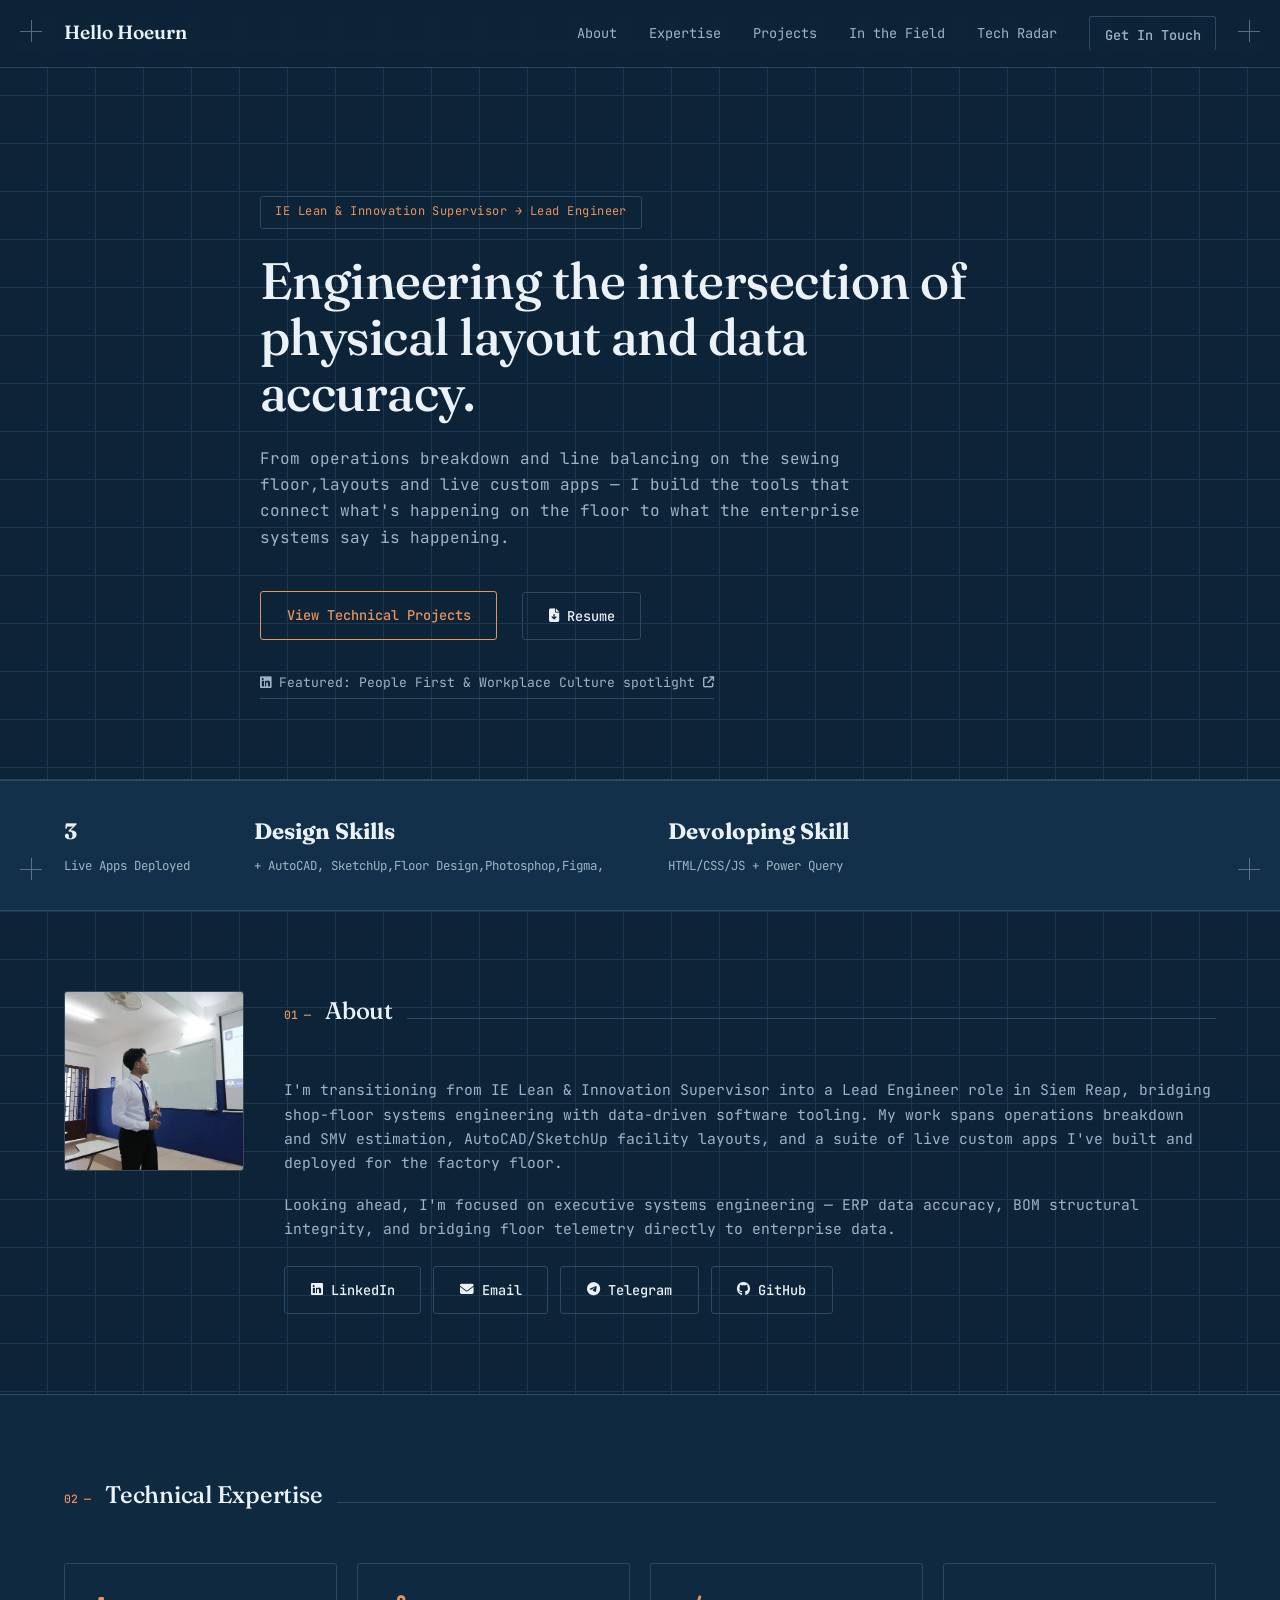
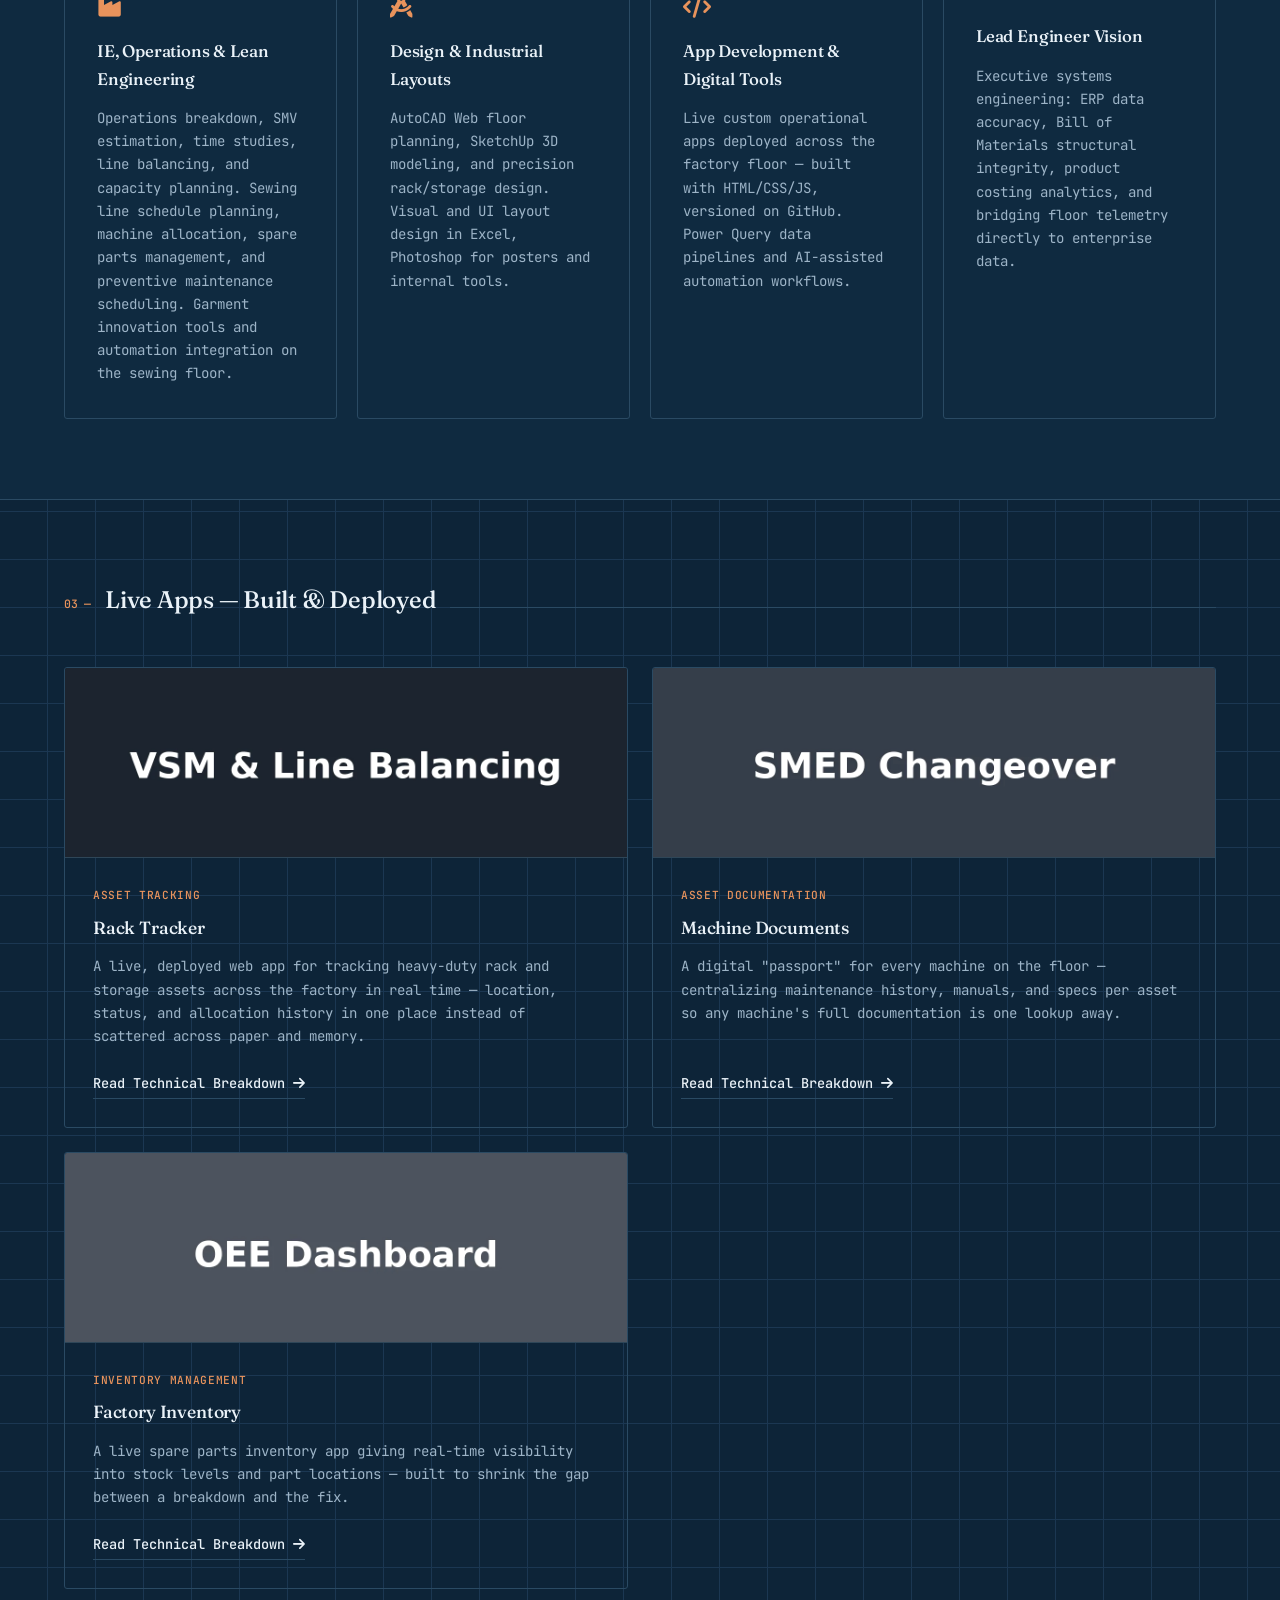
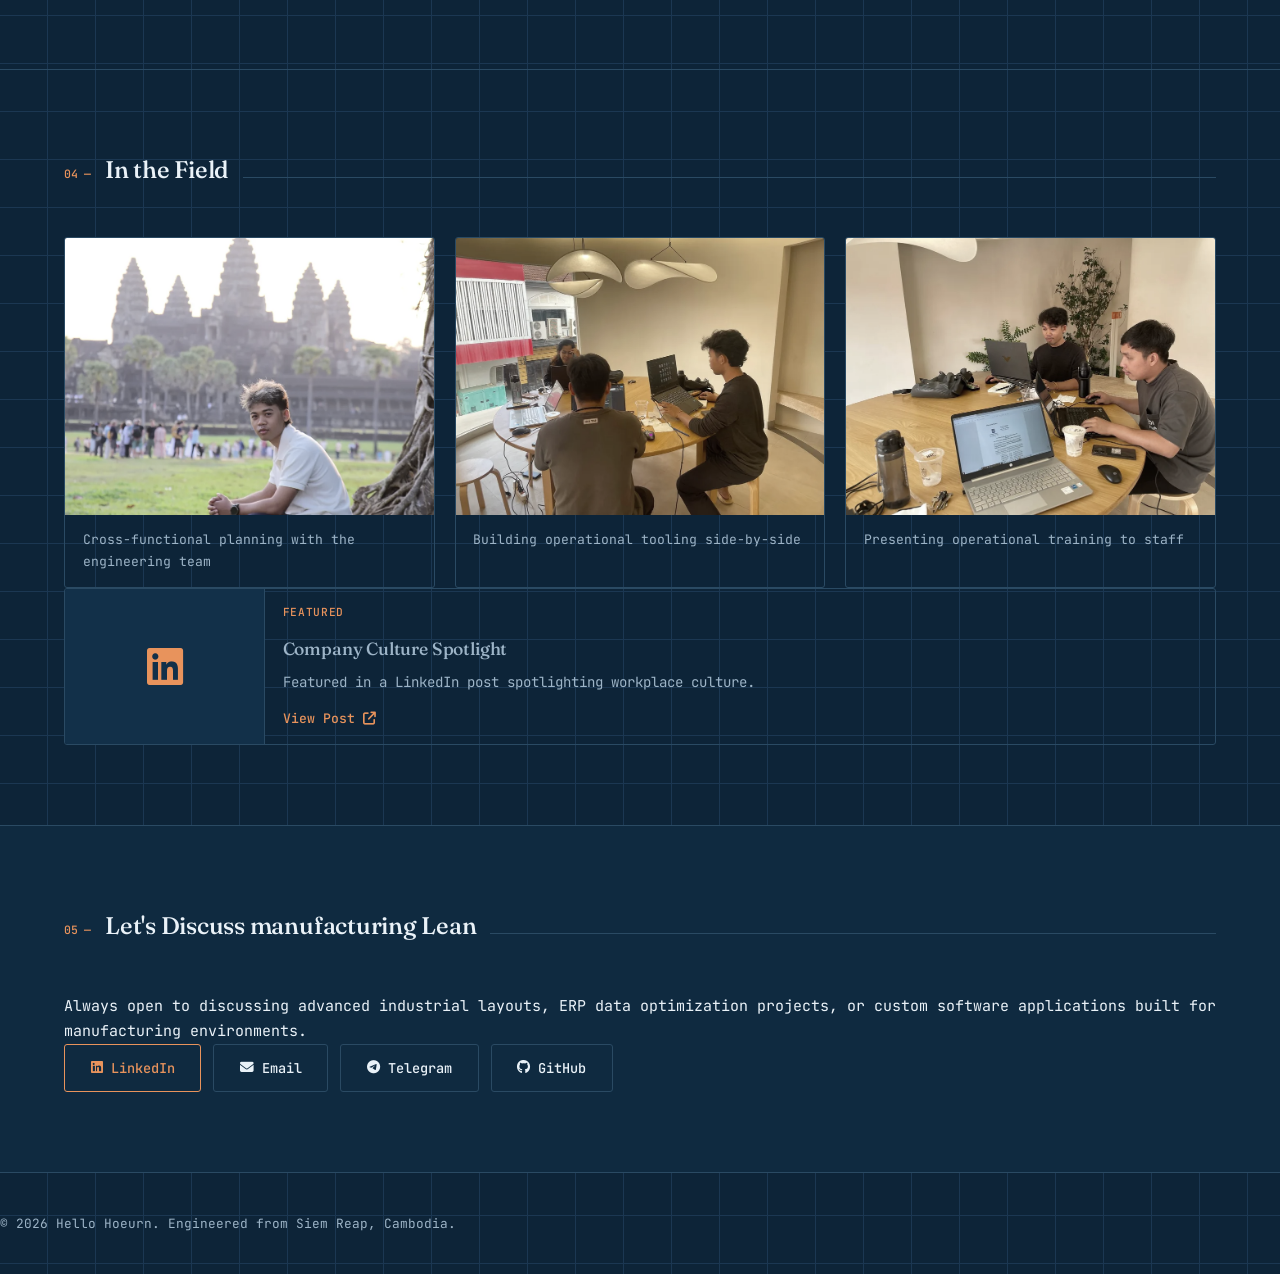
<file: index.html>
<!DOCTYPE html>
<html lang="en">
<head>
    <meta charset="UTF-8">
    <meta name="viewport" content="width=device-width, initial-scale=1.0">
    <title>Hello Hoeurn | Lead Engineer</title>
    <meta name="description" content="Lead Engineer specializing in IE/Lean engineering, AutoCAD industrial layouts, and live custom operational apps. Systems engineering meets full-stack development.">
    <link rel="canonical" href="https://hello-portfolio.hoeurnhello.workers.dev/">

    <!-- Open Graph / social preview -->
    <meta property="og:type" content="website">
    <meta property="og:url" content="https://hello-portfolio.hoeurnhello.workers.dev/">
    <meta property="og:title" content="Hello Hoeurn | Lead Engineer">
    <meta property="og:description" content="Engineering the intersection of physical layout and data accuracy — IE/Lean engineering, industrial layouts, and live custom apps.">
    <meta property="og:image" content="https://hello-portfolio.hoeurnhello.workers.dev/assets/og-image.jpg">
    <meta name="twitter:card" content="summary_large_image">

    <link rel="icon" href="assets/favicon.ico">
    <link rel="icon" type="image/png" sizes="32x32" href="assets/favicon-32x32.png">
    <link rel="apple-touch-icon" href="assets/apple-touch-icon.png">
    <link rel="preconnect" href="https://fonts.googleapis.com">
    <link rel="preconnect" href="https://fonts.gstatic.com" crossorigin>
    <link href="https://fonts.googleapis.com/css2?family=Fraunces:opsz,wght@9..144,400;9..144,500;9..144,600&family=JetBrains+Mono:wght@400;500;600&display=swap" rel="stylesheet">
    <link rel="stylesheet" href="styles.css">
    <link rel="stylesheet" href="https://cdnjs.cloudflare.com/ajax/libs/font-awesome/6.4.0/css/all.min.css">
</head>
<body>

    <div class="crosshair tl"></div>
    <div class="crosshair tr"></div>
    <div class="crosshair bl"></div>
    <div class="crosshair br"></div>

    <!-- Navigation -->
    <nav class="navbar">
        <div class="nav-container">
            <a href="#" class="logo">Hello Hoeurn</a>
            <ul class="nav-links" id="navLinks">
                <li><a href="#about">About</a></li>
                <li><a href="#expertise">Expertise</a></li>
                <li><a href="#projects">Projects</a></li>
                <li><a href="#field">In the Field</a></li>
                <li><a href="tools/garment-tech-radar.html">Tech Radar</a></li>
                <li><a href="#contact" class="btn-primary-sm">Get In Touch</a></li>
            </ul>
            <button class="menu-toggle" id="menuToggle" aria-label="Toggle navigation menu" aria-expanded="false" aria-controls="navLinks">
                <span></span><span></span><span></span>
            </button>
        </div>
    </nav>

    <!-- Hero Section -->
    <header class="hero">
        <div class="hero-container">
            <span class="badge">IE Lean &amp; Innovation Supervisor &rarr; Lead Engineer</span>
            <h1>Engineering the intersection of physical layout and data accuracy.</h1>
            <p class="hero-subtitle">From operations breakdown and line balancing on the sewing floor,layouts and live custom apps &mdash; I build the tools that connect what's happening on the floor to what the enterprise systems say is happening.</p>
            <div class="hero-cta">
                <a href="#projects" class="btn-primary">View Technical Projects</a>
                <a href="assets/Hoeun-Resume.pdf" class="btn-secondary" target="_blank" rel="noopener"><i class="fa-solid fa-file-arrow-down"></i> Resume</a>
            </div>
            <a href="https://www.linkedin.com/posts/pactics-group_pactics-peoplefirst-workplaceculture-activity-7432741362162257920-mAac" target="_blank" rel="noopener" class="highlight-badge">
                <i class="fa-brands fa-linkedin"></i> Featured: People First &amp; Workplace Culture spotlight <i class="fa-solid fa-arrow-up-right-from-square badge-icon"></i>
            </a>
        </div>
    </header>

    <!-- Metrics Ticker -->
    <section class="metrics-bar">
        <div class="metric-item"><strong>3</strong> <span>Live Apps Deployed</span></div>
        <div class="metric-item"><strong>Design Skills</strong> <span>+ AutoCAD, SketchUp,Floor Design,Photosphop,Figma,</span></div>
        <div class="metric-item"><strong>Devoloping Skill</strong> <span>HTML/CSS/JS + Power Query</span></div>
    </section>

    <!-- About -->
    <section id="about" class="section reveal">
        <div class="container about-grid">
            <div class="about-photo">
                <img src="assets/headshot.webp" alt="Portrait of Hello Hoeurn" width="234" height="234">
            </div>
            <div class="about-text">
                <h2 class="section-title">About</h2>
                <p>I'm transitioning from IE Lean &amp; Innovation Supervisor into a Lead Engineer role in Siem Reap, bridging shop-floor systems engineering with data-driven software tooling. My work spans operations breakdown and SMV estimation, AutoCAD/SketchUp facility layouts, and a suite of live custom apps I've built and deployed for the factory floor.</p>
                <p>Looking ahead, I'm focused on executive systems engineering &mdash; ERP data accuracy, BOM structural integrity, and bridging floor telemetry directly to enterprise data.</p>
                <div class="social-links about-social">
                    <a href="https://www.linkedin.com/in/hello-hoeurn-35181626a/" target="_blank" rel="noopener" class="btn-secondary"><i class="fa-brands fa-linkedin"></i> LinkedIn</a>
                    <a href="mailto:hoeurnhello@gmail.com" class="btn-secondary"><i class="fa-solid fa-envelope"></i> Email</a>
                    <a href="https://t.me/houernhello" target="_blank" rel="noopener" class="btn-secondary"><i class="fa-brands fa-telegram"></i> Telegram</a>
                    <a href="https://github.com/HelloHoeurn" target="_blank" rel="noopener" class="btn-secondary"><i class="fa-brands fa-github"></i> GitHub</a>
                </div>
            </div>
        </div>
    </section>

    <!-- Core Expertise -->
    <section id="expertise" class="section alt-bg reveal">
        <div class="container">
            <h2 class="section-title">Technical Expertise</h2>
            <div class="grid-4">
                <div class="card">
                    <i class="fa-solid fa-industry card-icon"></i>
                    <h3>IE, Operations &amp; Lean Engineering</h3>
                    <p>Operations breakdown, SMV estimation, time studies, line balancing, and capacity planning. Sewing line schedule planning, machine allocation, spare parts management, and preventive maintenance scheduling. Garment innovation tools and automation integration on the sewing floor.</p>
                </div>
                <div class="card">
                    <i class="fa-solid fa-compass-drafting card-icon"></i>
                    <h3>Design &amp; Industrial Layouts</h3>
                    <p>AutoCAD Web floor planning, SketchUp 3D modeling, and precision rack/storage design. Visual and UI layout design in Excel, Photoshop for posters and internal tools.</p>
                </div>
                <div class="card">
                    <i class="fa-solid fa-code card-icon"></i>
                    <h3>App Development &amp; Digital Tools</h3>
                    <p>Live custom operational apps deployed across the factory floor &mdash; built with HTML/CSS/JS, versioned on GitHub. Power Query data pipelines and AI-assisted automation workflows.</p>
                </div>
                <div class="card">
                    <i class="fa-solid fa-chart-network card-icon"></i>
                    <h3>Lead Engineer Vision</h3>
                    <p>Executive systems engineering: ERP data accuracy, Bill of Materials structural integrity, product costing analytics, and bridging floor telemetry directly to enterprise data.</p>
                </div>
            </div>
        </div>
    </section>

    <!-- Project Showcase -->
    <section id="projects" class="section reveal">
        <div class="container">
            <h2 class="section-title">Live Apps &mdash; Built &amp; Deployed</h2>
            <div class="grid-2">

                <!-- Project 1 -->
                <div class="project-card">
                    <div class="project-img"><img src="assets/project1.webp" alt="Rack Tracker app interface" loading="lazy"></div>
                    <div class="project-content">
                        <span class="project-tag">Asset Tracking</span>
                        <h3>Rack Tracker</h3>
                        <p>A live, deployed web app for tracking heavy-duty rack and storage assets across the factory in real time &mdash; location, status, and allocation history in one place instead of scattered across paper and memory.</p>
                        <a href="projects/rack-tracker.html" class="project-link">Read Technical Breakdown <i class="fa-solid fa-arrow-right"></i></a>
                    </div>
                </div>

                <!-- Project 2 -->
                <div class="project-card">
                    <div class="project-img"><img src="assets/project2.webp" alt="Machine Passport documentation app" loading="lazy"></div>
                    <div class="project-content">
                        <span class="project-tag">Asset Documentation</span>
                        <h3>Machine Documents</h3>
                        <p>A digital "passport" for every machine on the floor &mdash; centralizing maintenance history, manuals, and specs per asset so any machine's full documentation is one lookup away.</p>
                        <a href="projects/machine-passport.html" class="project-link">Read Technical Breakdown <i class="fa-solid fa-arrow-right"></i></a>
                    </div>
                </div>

                <!-- Project 3 -->
                <div class="project-card">
                    <div class="project-img"><img src="assets/project3.webp" alt="Factory spare parts inventory app" loading="lazy"></div>
                    <div class="project-content">
                        <span class="project-tag">Inventory Management</span>
                        <h3>Factory Inventory</h3>
                        <p>A live spare parts inventory app giving real-time visibility into stock levels and part locations &mdash; built to shrink the gap between a breakdown and the fix.</p>
                        <a href="projects/factory-inventory.html" class="project-link">Read Technical Breakdown <i class="fa-solid fa-arrow-right"></i></a>
                    </div>
                </div>

            </div>
        </div>
    </section>

    <!-- In the Field -->
    <section id="field" class="section reveal">
        <div class="container">
            <h2 class="section-title">In the Field</h2>
            <div class="grid-3 gallery-grid">
                <figure class="gallery-item">
                    <img src="assets/gallery-planning.webp" alt="Cross-functional planning session with engineering team" loading="lazy">
                    <figcaption>Cross-functional planning with the engineering team</figcaption>
                </figure>
                <figure class="gallery-item">
                    <img src="assets/gallery-dev.webp" alt="Collaborative development session on operational tooling" loading="lazy">
                    <figcaption>Building operational tooling side-by-side</figcaption>
                </figure>
                <figure class="gallery-item">
                    <img src="assets/gallery-training.webp" alt="Presenting operational training to staff" loading="lazy">
                    <figcaption>Presenting operational training to staff</figcaption>
                </figure>
            </div>

            <a href="https://www.linkedin.com/posts/pactics-group_pactics-peoplefirst-workplaceculture-activity-7432741362162257920-mAac?utm_source=share&utm_medium=member_desktop&rcm=ACoAAEH4-20BxfiTvPDlW-mCldekhmw3Rdt7J-I" target="_blank" rel="noopener" class="gallery-item featured-card">
                <div class="featured-visual">
                    <i class="fa-brands fa-linkedin"></i>
                </div>
                <figcaption>
                    <span class="project-tag">Featured</span>
                    <h3>Company Culture Spotlight</h3>
                    <p>Featured in a LinkedIn post spotlighting workplace culture.</p>
                    <span class="featured-view">View Post <i class="fa-solid fa-arrow-up-right-from-square"></i></span>
                </figcaption>
            </a>
        </div>
    </section>

    <!-- Connect / Contact -->
    <section id="contact" class="section alt-bg reveal">
        <div class="container center text-center">
            <h2 class="section-title">Let's Discuss  manufacturing Lean </h2>
            <p>Always open to discussing advanced industrial layouts, ERP data optimization projects, or custom software applications built for manufacturing environments.</p>
            <div class="social-links">
                <a href="https://www.linkedin.com/in/hello-hoeurn-35181626a/" target="_blank" rel="noopener" class="btn-primary"><i class="fa-brands fa-linkedin"></i> LinkedIn</a>
                <a href="mailto:hoeurnhello@gmail.com" class="btn-secondary"><i class="fa-solid fa-envelope"></i> Email</a>
                <a href="https://t.me/houernhello" target="_blank" rel="noopener" class="btn-secondary"><i class="fa-brands fa-telegram"></i> Telegram</a>
                <a href="https://github.com/HelloHoeurn" target="_blank" rel="noopener" class="btn-secondary"><i class="fa-brands fa-github"></i> GitHub</a>
            </div>
        </div>
    </section>

    <!-- Footer -->
    <footer>
        <p>&copy; <span id="year"></span> Hello Hoeurn. Engineered from Siem Reap, Cambodia.</p>
    </footer>

    <script src="script.js"></script>
</body>
</html>
</file>
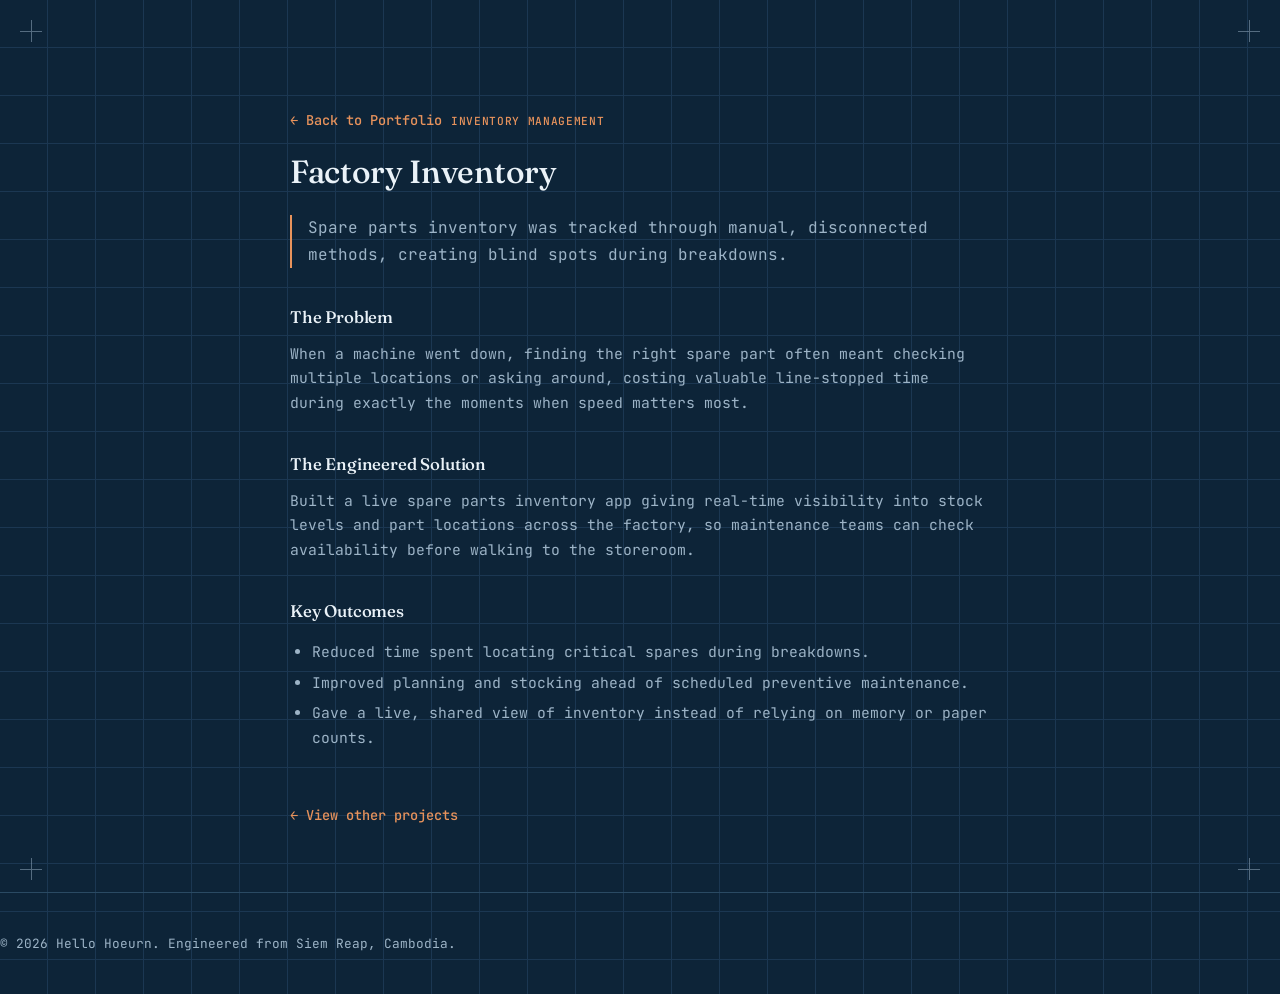
<file: projects/factory-inventory.html>
<!DOCTYPE html>
<html lang="en">
<head>
    <meta charset="UTF-8">
    <meta name="viewport" content="width=device-width, initial-scale=1.0">
    <title>Case Study: Factory Inventory | Hello Hoeurn</title>
    <meta name="description" content="Case study: Factory Inventory, a live spare parts tracking app.">
    <link rel="icon" href="../assets/favicon.ico">
    <link rel="icon" type="image/png" sizes="32x32" href="../assets/favicon-32x32.png">
    <link rel="apple-touch-icon" href="../assets/apple-touch-icon.png">
    <link rel="preconnect" href="https://fonts.googleapis.com">
    <link rel="preconnect" href="https://fonts.gstatic.com" crossorigin>
    <link href="https://fonts.googleapis.com/css2?family=Fraunces:opsz,wght..144,400;9..144,500;9..144,600&family=JetBrains+Mono:wght;500;600&display=swap" rel="stylesheet">
    <link rel="stylesheet" href="../styles.css">
</head>
<body>

    <div class="crosshair tl"></div>
    <div class="crosshair tr"></div>
    <div class="crosshair bl"></div>
    <div class="crosshair br"></div>
    <div class="container case-study">
        <a href="../index.html" class="back-link">&larr; Back to Portfolio</a>

        <span class="project-tag">Inventory Management</span>
        <h1>Factory Inventory</h1>
        <p class="lead">Spare parts inventory was tracked through manual, disconnected methods, creating blind spots during breakdowns.</p>

        <h3>The Problem</h3>
        <p>When a machine went down, finding the right spare part often meant checking multiple locations or asking around, costing valuable line-stopped time during exactly the moments when speed matters most.</p>

        <h3>The Engineered Solution</h3>
        <p>Built a live spare parts inventory app giving real-time visibility into stock levels and part locations across the factory, so maintenance teams can check availability before walking to the storeroom.</p>

        <h3>Key Outcomes</h3>
        <ul>
            <li>Reduced time spent locating critical spares during breakdowns.</li>
            <li>Improved planning and stocking ahead of scheduled preventive maintenance.</li>
            <li>Gave a live, shared view of inventory instead of relying on memory or paper counts.</li>
        </ul>

        <a href="../index.html#projects" class="back-link">&larr; View other projects</a>
    </div>
    <footer>
        <p>&copy; <span id="year"></span> Hello Hoeurn. Engineered from Siem Reap, Cambodia.</p>
    </footer>
    <script src="../script.js"></script>
</body>
</html>
</file>
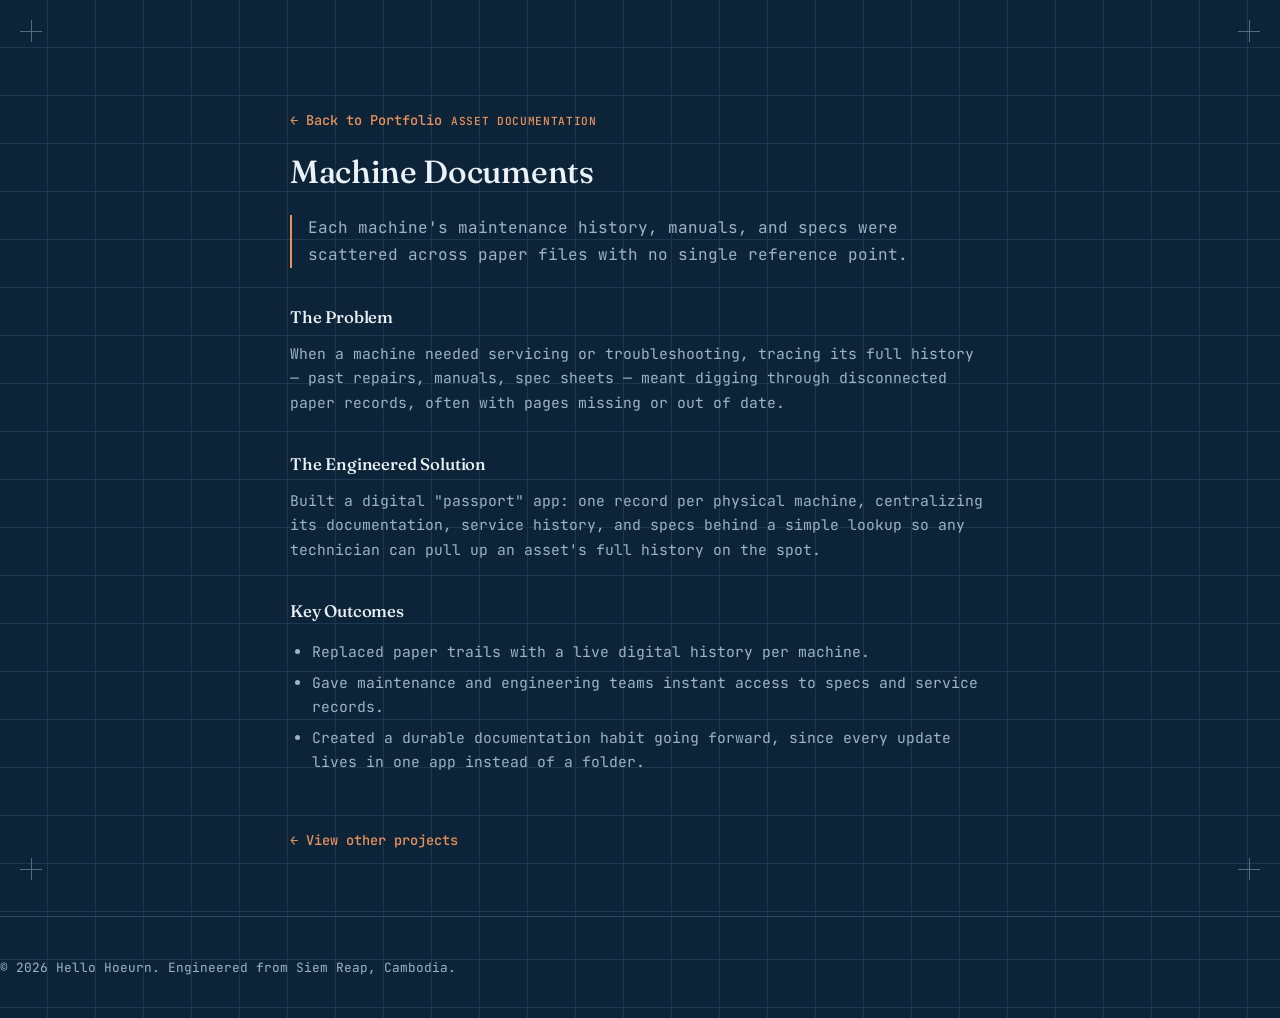
<file: projects/machine-passport.html>
<!DOCTYPE html>
<html lang="en">
<head>
    <meta charset="UTF-8">
    <meta name="viewport" content="width=device-width, initial-scale=1.0">
    <title>Case Study: Machine Passport | Hello Hoeurn</title>
    <meta name="description" content="Case study: Machine Documents, a digital passport app for per-machine history and documentation.">
    <link rel="icon" href="../assets/favicon.ico">
    <link rel="icon" type="image/png" sizes="32x32" href="../assets/favicon-32x32.png">
    <link rel="apple-touch-icon" href="../assets/apple-touch-icon.png">
    <link rel="preconnect" href="https://fonts.googleapis.com">
    <link rel="preconnect" href="https://fonts.gstatic.com" crossorigin>
    <link href="https://fonts.googleapis.com/css2?family=Fraunces:opsz,wght..144,400;9..144,500;9..144,600&family=JetBrains+Mono:wght;500;600&display=swap" rel="stylesheet">
    <link rel="stylesheet" href="../styles.css">
</head>
<body>

    <div class="crosshair tl"></div>
    <div class="crosshair tr"></div>
    <div class="crosshair bl"></div>
    <div class="crosshair br"></div>
    <div class="container case-study">
        <a href="../index.html" class="back-link">&larr; Back to Portfolio</a>

        <span class="project-tag">Asset Documentation</span>
        <h1>Machine Documents</h1>
        <p class="lead">Each machine's maintenance history, manuals, and specs were scattered across paper files with no single reference point.</p>

        <h3>The Problem</h3>
        <p>When a machine needed servicing or troubleshooting, tracing its full history &mdash; past repairs, manuals, spec sheets &mdash; meant digging through disconnected paper records, often with pages missing or out of date.</p>

        <h3>The Engineered Solution</h3>
        <p>Built a digital "passport" app: one record per physical machine, centralizing its documentation, service history, and specs behind a simple lookup so any technician can pull up an asset's full history on the spot.</p>

        <h3>Key Outcomes</h3>
        <ul>
            <li>Replaced paper trails with a live digital history per machine.</li>
            <li>Gave maintenance and engineering teams instant access to specs and service records.</li>
            <li>Created a durable documentation habit going forward, since every update lives in one app instead of a folder.</li>
        </ul>

        <a href="../index.html#projects" class="back-link">&larr; View other projects</a>
    </div>
    <footer>
        <p>&copy; <span id="year"></span> Hello Hoeurn. Engineered from Siem Reap, Cambodia.</p>
    </footer>
    <script src="../script.js"></script>
</body>
</html>
</file>
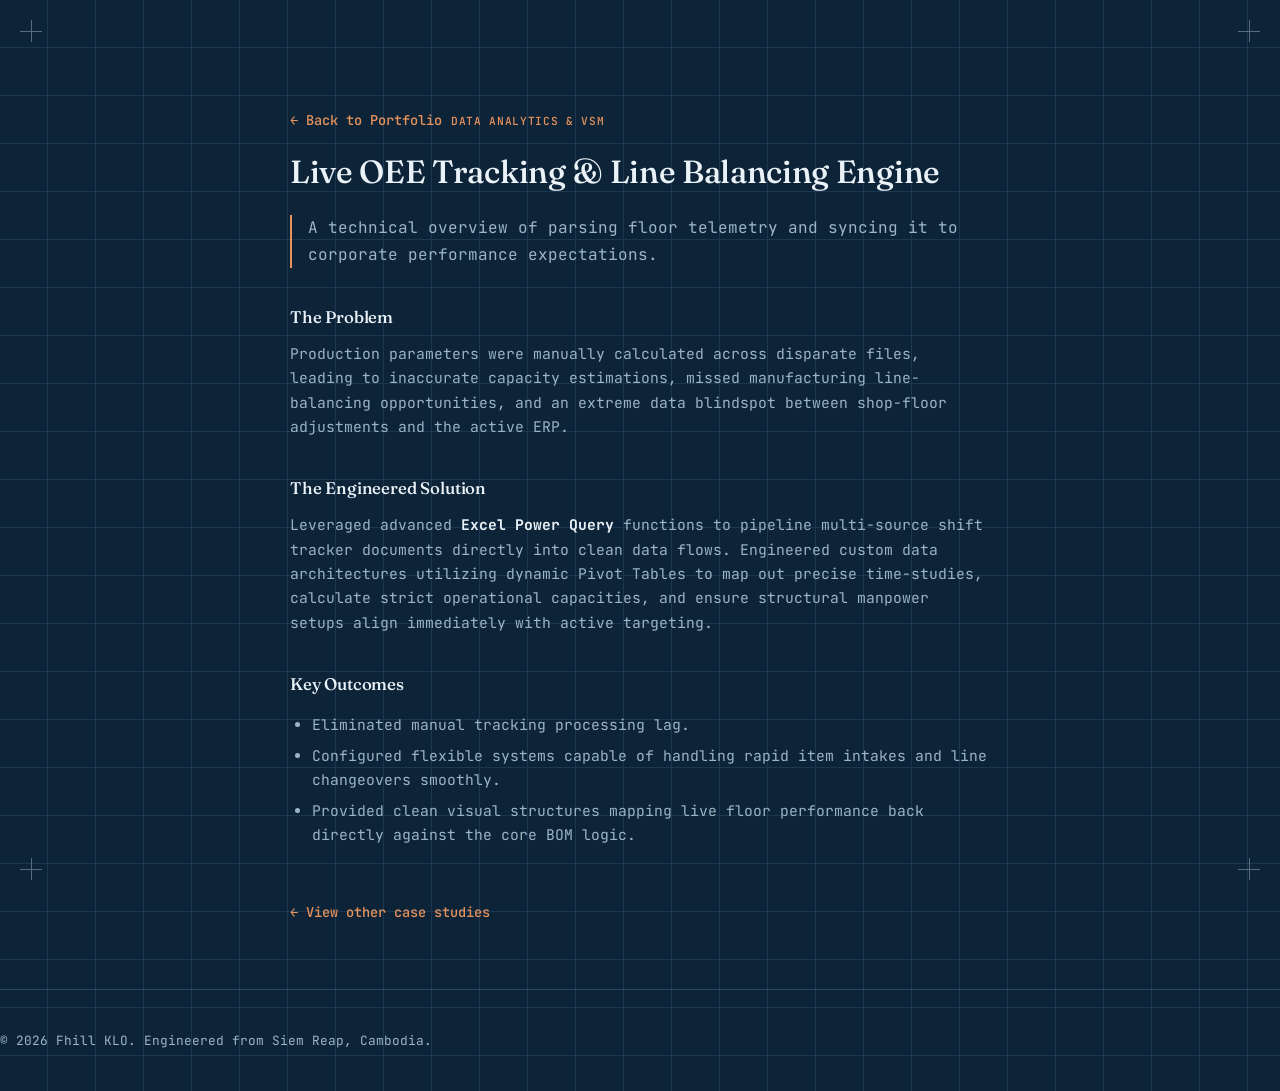
<file: projects/oee-dashboard.html>
<!DOCTYPE html>
<html lang="en">
<head>
    <meta charset="UTF-8">
    <meta name="viewport" content="width=device-width, initial-scale=1.0">
    <title>Case Study: Live OEE Engine | Fhill KLO</title>
    <meta name="description" content="Case study: Live OEE Tracking & Line Balancing Engine built on Excel Power Query and pivot-driven data flows.">
    <link rel="icon" href="../assets/favicon.ico">
    <link rel="preconnect" href="https://fonts.googleapis.com">
    <link rel="preconnect" href="https://fonts.gstatic.com" crossorigin>
    <link href="https://fonts.googleapis.com/css2?family=Fraunces:opsz,wght..144,400;9..144,500;9..144,600&family=JetBrains+Mono:wght;500;600&display=swap" rel="stylesheet">
    <link rel="stylesheet" href="../styles.css">
</head>
<body>

    <div class="crosshair tl"></div>
    <div class="crosshair tr"></div>
    <div class="crosshair bl"></div>
    <div class="crosshair br"></div>
    <div class="container case-study">
        <a href="../index.html" class="back-link">&larr; Back to Portfolio</a>

        <span class="project-tag">Data Analytics & VSM</span>
        <h1>Live OEE Tracking & Line Balancing Engine</h1>
        <p class="lead">A technical overview of parsing floor telemetry and syncing it to corporate performance expectations.</p>

        <h3>The Problem</h3>
        <p>Production parameters were manually calculated across disparate files, leading to inaccurate capacity estimations, missed manufacturing line-balancing opportunities, and an extreme data blindspot between shop-floor adjustments and the active ERP.</p>

        <h3>The Engineered Solution</h3>
        <p>Leveraged advanced <strong>Excel Power Query</strong> functions to pipeline multi-source shift tracker documents directly into clean data flows. Engineered custom data architectures utilizing dynamic Pivot Tables to map out precise time-studies, calculate strict operational capacities, and ensure structural manpower setups align immediately with active targeting.</p>

        <h3>Key Outcomes</h3>
        <ul>
            <li>Eliminated manual tracking processing lag.</li>
            <li>Configured flexible systems capable of handling rapid item intakes and line changeovers smoothly.</li>
            <li>Provided clean visual structures mapping live floor performance back directly against the core BOM logic.</li>
        </ul>

        <a href="../index.html#projects" class="back-link">&larr; View other case studies</a>
    </div>
    <footer>
        <p>&copy; <span id="year"></span> Fhill KLO. Engineered from Siem Reap, Cambodia.</p>
    </footer>
    <script src="../script.js"></script>
</body>
</html>
</file>
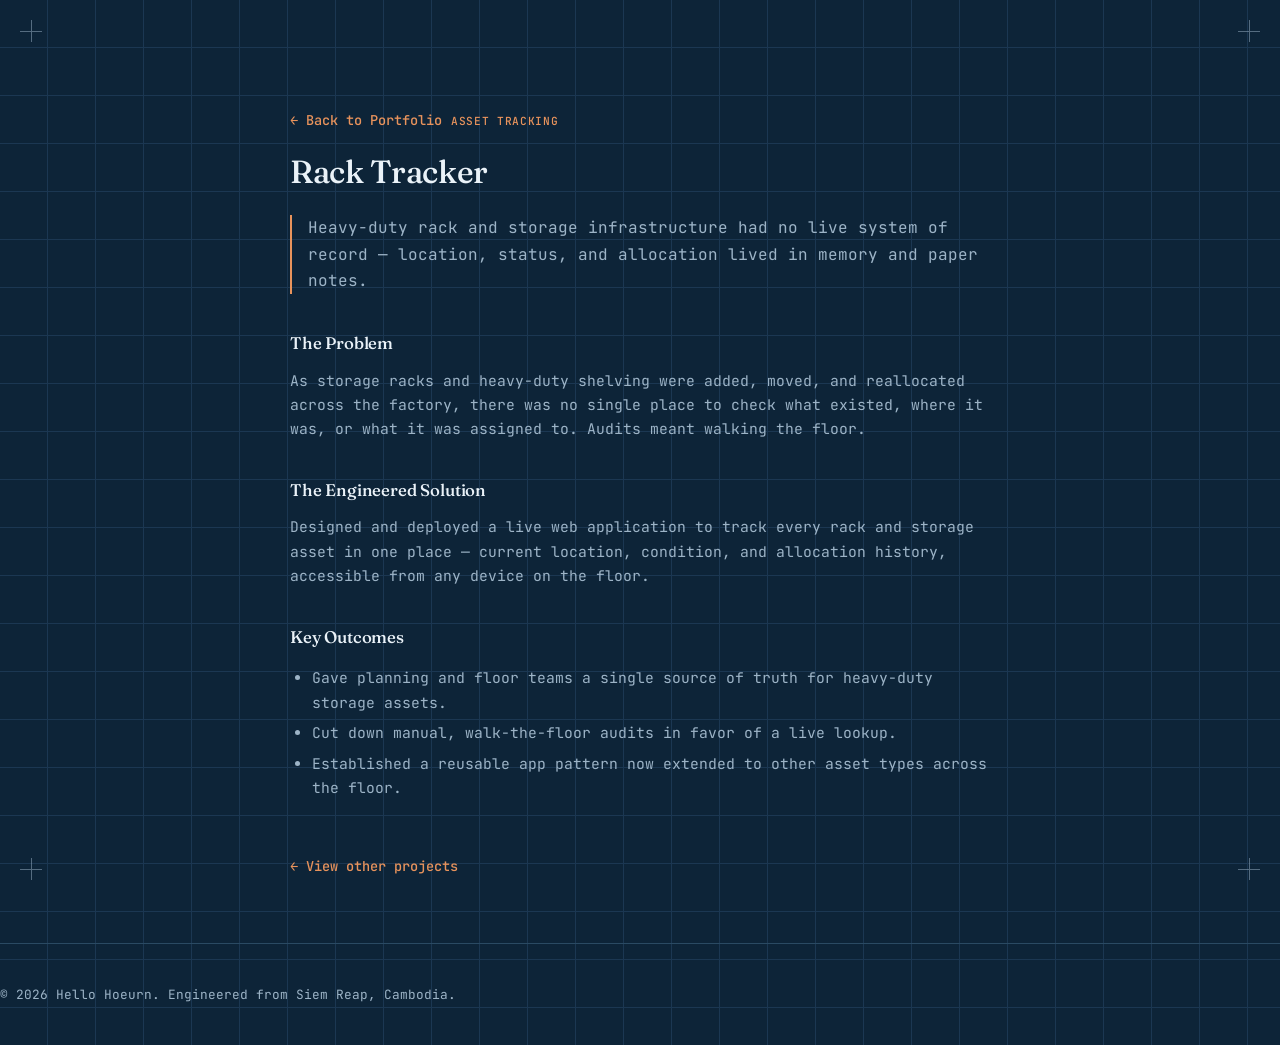
<file: projects/rack-tracker.html>
<!DOCTYPE html>
<html lang="en">
<head>
    <meta charset="UTF-8">
    <meta name="viewport" content="width=device-width, initial-scale=1.0">
    <title>Case Study: Rack Tracker | Hello Hoeurn</title>
    <meta name="description" content="Case study: Rack Tracker, a live web app for heavy-duty rack and storage asset management.">
    <link rel="icon" href="../assets/favicon.ico">
    <link rel="icon" type="image/png" sizes="32x32" href="../assets/favicon-32x32.png">
    <link rel="apple-touch-icon" href="../assets/apple-touch-icon.png">
    <link rel="preconnect" href="https://fonts.googleapis.com">
    <link rel="preconnect" href="https://fonts.gstatic.com" crossorigin>
    <link href="https://fonts.googleapis.com/css2?family=Fraunces:opsz,wght..144,400;9..144,500;9..144,600&family=JetBrains+Mono:wght;500;600&display=swap" rel="stylesheet">
    <link rel="stylesheet" href="../styles.css">
</head>
<body>

    <div class="crosshair tl"></div>
    <div class="crosshair tr"></div>
    <div class="crosshair bl"></div>
    <div class="crosshair br"></div>
    <div class="container case-study">
        <a href="../index.html" class="back-link">&larr; Back to Portfolio</a>

        <span class="project-tag">Asset Tracking</span>
        <h1>Rack Tracker</h1>
        <p class="lead">Heavy-duty rack and storage infrastructure had no live system of record &mdash; location, status, and allocation lived in memory and paper notes.</p>

        <h3>The Problem</h3>
        <p>As storage racks and heavy-duty shelving were added, moved, and reallocated across the factory, there was no single place to check what existed, where it was, or what it was assigned to. Audits meant walking the floor.</p>

        <h3>The Engineered Solution</h3>
        <p>Designed and deployed a live web application to track every rack and storage asset in one place &mdash; current location, condition, and allocation history, accessible from any device on the floor.</p>

        <h3>Key Outcomes</h3>
        <ul>
            <li>Gave planning and floor teams a single source of truth for heavy-duty storage assets.</li>
            <li>Cut down manual, walk-the-floor audits in favor of a live lookup.</li>
            <li>Established a reusable app pattern now extended to other asset types across the floor.</li>
        </ul>

        <a href="../index.html#projects" class="back-link">&larr; View other projects</a>
    </div>
    <footer>
        <p>&copy; <span id="year"></span> Hello Hoeurn. Engineered from Siem Reap, Cambodia.</p>
    </footer>
    <script src="../script.js"></script>
</body>
</html>
</file>
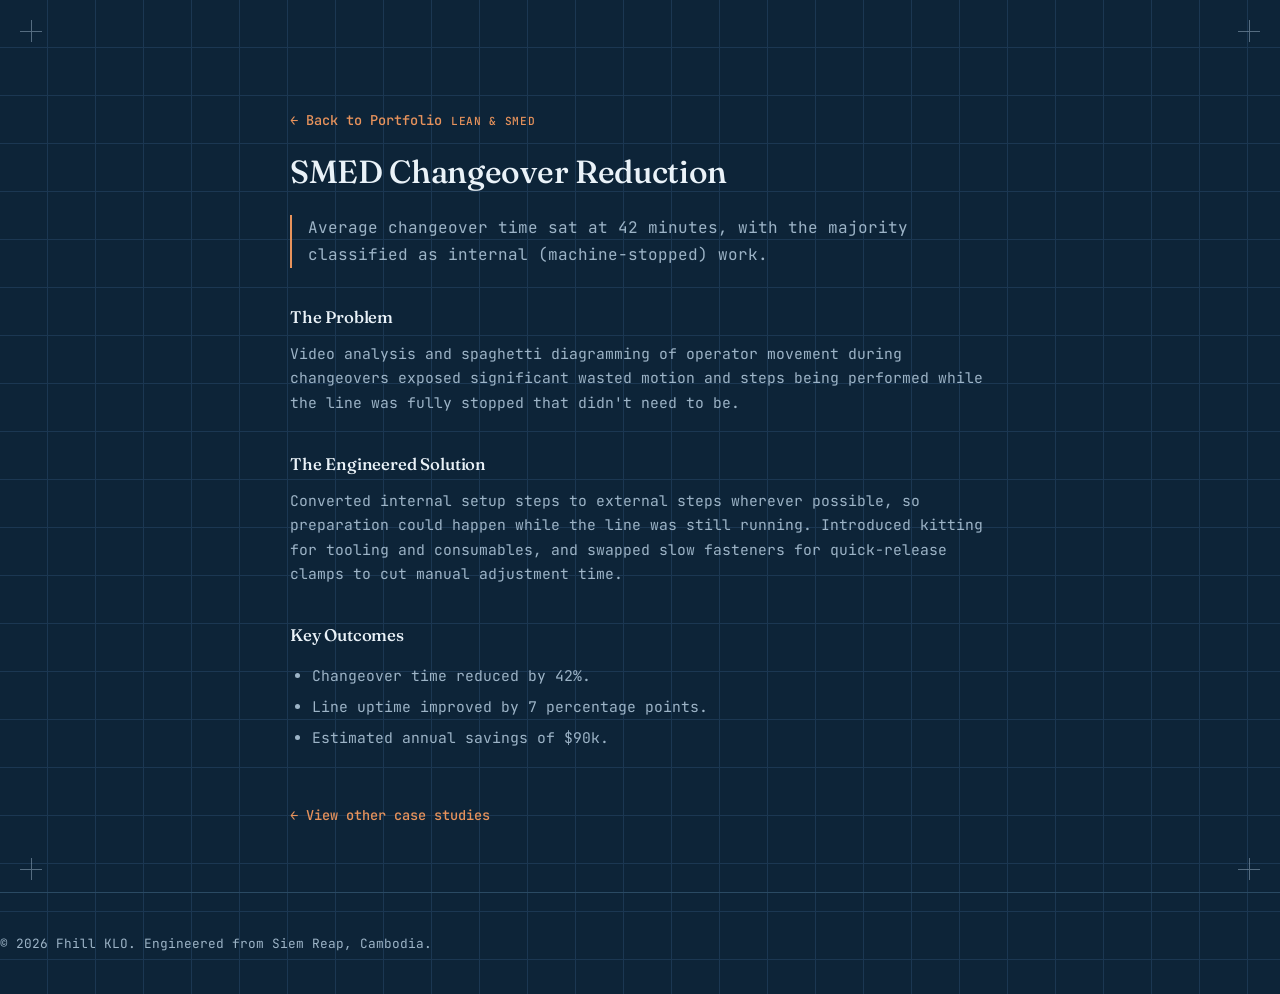
<file: projects/smed-changeover.html>
<!DOCTYPE html>
<html lang="en">
<head>
    <meta charset="UTF-8">
    <meta name="viewport" content="width=device-width, initial-scale=1.0">
    <title>Case Study: SMED Changeover Reduction | Fhill KLO</title>
    <meta name="description" content="Case study: SMED changeover reduction using video analysis, spaghetti diagramming, and internal-to-external conversion.">
    <link rel="icon" href="../assets/favicon.ico">
    <link rel="preconnect" href="https://fonts.googleapis.com">
    <link rel="preconnect" href="https://fonts.gstatic.com" crossorigin>
    <link href="https://fonts.googleapis.com/css2?family=Fraunces:opsz,wght..144,400;9..144,500;9..144,600&family=JetBrains+Mono:wght;500;600&display=swap" rel="stylesheet">
    <link rel="stylesheet" href="../styles.css">
</head>
<body>

    <div class="crosshair tl"></div>
    <div class="crosshair tr"></div>
    <div class="crosshair bl"></div>
    <div class="crosshair br"></div>
    <div class="container case-study">
        <a href="../index.html" class="back-link">&larr; Back to Portfolio</a>

        <span class="project-tag">Lean & SMED</span>
        <h1>SMED Changeover Reduction</h1>
        <p class="lead">Average changeover time sat at 42 minutes, with the majority classified as internal (machine-stopped) work.</p>

        <h3>The Problem</h3>
        <p>Video analysis and spaghetti diagramming of operator movement during changeovers exposed significant wasted motion and steps being performed while the line was fully stopped that didn't need to be.</p>

        <h3>The Engineered Solution</h3>
        <p>Converted internal setup steps to external steps wherever possible, so preparation could happen while the line was still running. Introduced kitting for tooling and consumables, and swapped slow fasteners for quick-release clamps to cut manual adjustment time.</p>

        <h3>Key Outcomes</h3>
        <ul>
            <li>Changeover time reduced by 42%.</li>
            <li>Line uptime improved by 7 percentage points.</li>
            <li>Estimated annual savings of $90k.</li>
        </ul>

        <a href="../index.html#projects" class="back-link">&larr; View other case studies</a>
    </div>
    <footer>
        <p>&copy; <span id="year"></span> Fhill KLO. Engineered from Siem Reap, Cambodia.</p>
    </footer>
    <script src="../script.js"></script>
</body>
</html>
</file>
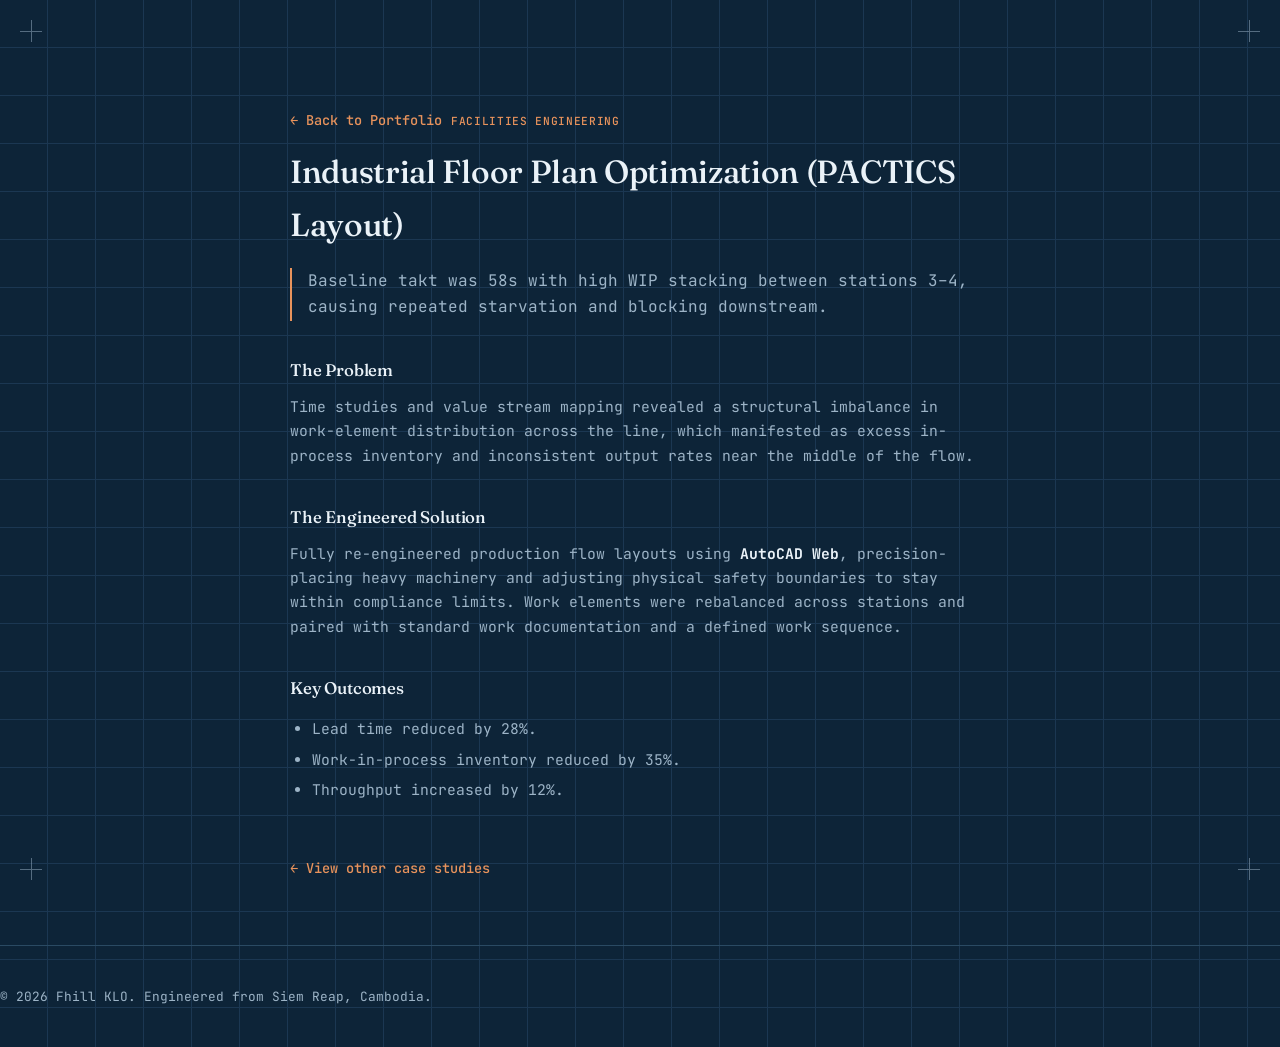
<file: projects/vsm-line-balancing.html>
<!DOCTYPE html>
<html lang="en">
<head>
    <meta charset="UTF-8">
    <meta name="viewport" content="width=device-width, initial-scale=1.0">
    <title>Case Study: PACTICS Layout Optimization | Fhill KLO</title>
    <meta name="description" content="Case study: Industrial floor plan re-engineering using AutoCAD Web, VSM, and line balancing.">
    <link rel="icon" href="../assets/favicon.ico">
    <link rel="preconnect" href="https://fonts.googleapis.com">
    <link rel="preconnect" href="https://fonts.gstatic.com" crossorigin>
    <link href="https://fonts.googleapis.com/css2?family=Fraunces:opsz,wght..144,400;9..144,500;9..144,600&family=JetBrains+Mono:wght;500;600&display=swap" rel="stylesheet">
    <link rel="stylesheet" href="../styles.css">
</head>
<body>

    <div class="crosshair tl"></div>
    <div class="crosshair tr"></div>
    <div class="crosshair bl"></div>
    <div class="crosshair br"></div>
    <div class="container case-study">
        <a href="../index.html" class="back-link">&larr; Back to Portfolio</a>

        <span class="project-tag">Facilities Engineering</span>
        <h1>Industrial Floor Plan Optimization (PACTICS Layout)</h1>
        <p class="lead">Baseline takt was 58s with high WIP stacking between stations 3&ndash;4, causing repeated starvation and blocking downstream.</p>

        <h3>The Problem</h3>
        <p>Time studies and value stream mapping revealed a structural imbalance in work-element distribution across the line, which manifested as excess in-process inventory and inconsistent output rates near the middle of the flow.</p>

        <h3>The Engineered Solution</h3>
        <p>Fully re-engineered production flow layouts using <strong>AutoCAD Web</strong>, precision-placing heavy machinery and adjusting physical safety boundaries to stay within compliance limits. Work elements were rebalanced across stations and paired with standard work documentation and a defined work sequence.</p>

        <h3>Key Outcomes</h3>
        <ul>
            <li>Lead time reduced by 28%.</li>
            <li>Work-in-process inventory reduced by 35%.</li>
            <li>Throughput increased by 12%.</li>
        </ul>

        <a href="../index.html#projects" class="back-link">&larr; View other case studies</a>
    </div>
    <footer>
        <p>&copy; <span id="year"></span> Fhill KLO. Engineered from Siem Reap, Cambodia.</p>
    </footer>
    <script src="../script.js"></script>
</body>
</html>
</file>
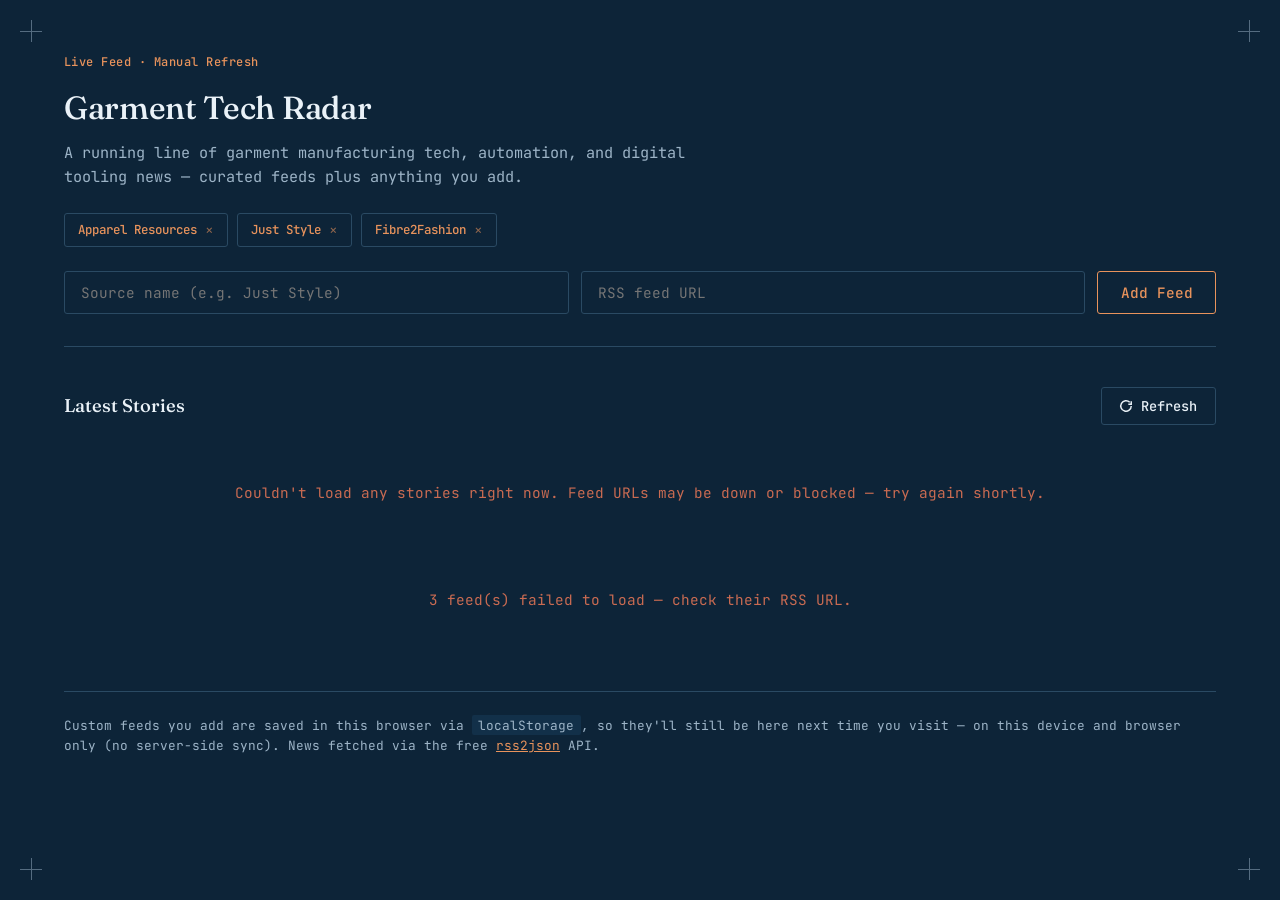
<file: tools/garment-tech-radar.html>
<!DOCTYPE html>
<html lang="en">
<head>
<meta charset="UTF-8">
<meta name="viewport" content="width=device-width, initial-scale=1.0">
<title>Garment Tech Radar</title>
<link rel="preconnect" href="https://fonts.googleapis.com">
<link rel="preconnect" href="https://fonts.gstatic.com" crossorigin>
<link href="https://fonts.googleapis.com/css2?family=Fraunces:opsz,wght@9..144,400;9..144,500;9..144,600&family=JetBrains+Mono:wght@400;500;600&display=swap" rel="stylesheet">
<style>
:root {
    --bg-main: #0D2438;
    --bg-card: #123049;
    --bg-alt: #0F2A40;
    --accent: #E8935C;
    --accent-hover: #d97f45;
    --text-main: #EAF2F8;
    --text-muted: #9DB4C7;
    --border: #2A4A63;
    --radius: 3px;
}
* { margin:0; padding:0; box-sizing:border-box; font-family:'JetBrains Mono', monospace; }
body { background:var(--bg-main); color:var(--text-main); line-height:1.6; }
.wrap { width:90%; max-width:1200px; margin:0 auto; padding:3rem 0 5rem; }

/* Header — the "conveyor line" motif: a running feed of source tags up top */
header.top { border-bottom:1px solid var(--border); padding-bottom:2rem; margin-bottom:2.5rem; }
.eyebrow { color:var(--accent); font-size:0.75rem; font-weight:500; letter-spacing:0.04em; }
h1 { font-family:'Fraunces', serif; font-size:2rem; font-weight:500; letter-spacing:-0.01em; margin:0.5rem 0 0.5rem; }
.sub { color:var(--text-muted); font-size:0.95rem; max-width:640px; }

.line-track { display:flex; gap:0.6rem; flex-wrap:wrap; margin-top:1.5rem; }
.line-track .chip { background:transparent; border:1px solid var(--border); color:var(--accent); font-size:0.78rem; font-weight:500; padding:0.35rem 0.8rem; border-radius:var(--radius); display:flex; align-items:center; gap:0.5rem; }
.line-track .chip button { background:none; border:none; color:var(--accent); cursor:pointer; font-size:0.9rem; line-height:1; opacity:0.6; }
.line-track .chip button:hover { opacity:1; }

/* Add-feed form */
form.add-feed { display:flex; gap:0.75rem; flex-wrap:wrap; margin-top:1.5rem; }
form.add-feed input {
    background:transparent; border:1px solid var(--border); color:var(--text-main);
    padding:0.7rem 1rem; border-radius:var(--radius); font-size:0.9rem; flex:1; min-width:200px;
}
form.add-feed input:focus { outline:none; border-color:var(--accent); }
form.add-feed button {
    background:transparent; color:var(--accent); border:1px solid var(--accent); padding:0.7rem 1.4rem;
    border-radius:var(--radius); font-weight:500; cursor:pointer; font-size:0.9rem;
}
form.add-feed button:hover { background:var(--accent); color:var(--bg-main); }

/* Controls row */
.controls { display:flex; justify-content:space-between; align-items:center; margin:2rem 0 1.5rem; }
.controls h2 { font-family:'Fraunces', serif; font-size:1.15rem; font-weight:500; }
.refresh-btn {
    background:transparent; border:1px solid var(--border); color:var(--text-main);
    padding:0.55rem 1.1rem; border-radius:var(--radius); cursor:pointer; font-size:0.85rem; font-weight:500;
    display:flex; align-items:center; gap:0.5rem;
}
.refresh-btn:hover { border-color:var(--accent); color:var(--accent); }
.refresh-btn.spinning svg { animation: spin 0.9s linear infinite; }
@keyframes spin { to { transform:rotate(360deg); } }

/* Feed grid */
.grid { display:grid; grid-template-columns:repeat(auto-fill, minmax(300px,1fr)); gap:1.25rem; }
.card {
    background:transparent; border:1px solid var(--border); border-radius:var(--radius);
    padding:1.5rem; display:flex; flex-direction:column; gap:0.6rem;
}
.card .source { color:var(--accent); font-size:0.72rem; font-weight:500; text-transform:uppercase; letter-spacing:0.06em; }
.card h3 { font-family:'Fraunces', serif; font-size:1.05rem; font-weight:500; line-height:1.35; }
.card .date { color:var(--text-muted); font-size:0.78rem; }
.card p { color:var(--text-muted); font-size:0.88rem; flex-grow:1; }
.card a.readmore { color:var(--text-main); font-size:0.85rem; font-weight:500; text-decoration:none; border-bottom:1px solid var(--border); padding-bottom:2px; width:fit-content; }
.card a.readmore:hover { color:var(--accent); border-color:var(--accent); }

.state-msg { color:var(--text-muted); font-size:0.9rem; padding:2rem 0; text-align:center; grid-column:1/-1; }
.state-msg.error { color:#c96b52; }

footer.note { margin-top:3rem; border-top:1px solid var(--border); padding-top:1.5rem; color:var(--text-muted); font-size:0.8rem; }
footer.note code { background:var(--bg-card); padding:0.1rem 0.4rem; border-radius:2px; }

@media (max-width:640px) {
    .controls { flex-direction:column; align-items:flex-start; gap:0.75rem; }
}
</style>
</head>
<body>

<div class="crosshair tl"></div>
<div class="crosshair tr"></div>
<div class="crosshair bl"></div>
<div class="crosshair br"></div>
<style>
.crosshair { position:fixed; width:22px; height:22px; pointer-events:none; opacity:0.5; z-index:500; }
.crosshair::before, .crosshair::after { content:""; position:absolute; background:var(--text-muted); }
.crosshair::before { width:100%; height:1px; top:50%; }
.crosshair::after { width:1px; height:100%; left:50%; }
.crosshair.tl { top:20px; left:20px; }
.crosshair.tr { top:20px; right:20px; }
.crosshair.bl { bottom:20px; left:20px; }
.crosshair.br { bottom:20px; right:20px; }
@media (max-width:768px) { .crosshair { display:none; } }
</style>
<div class="wrap">
    <header class="top">
        <span class="eyebrow">Live Feed &middot; Manual Refresh</span>
        <h1>Garment Tech Radar</h1>
        <p class="sub">A running line of garment manufacturing tech, automation, and digital tooling news — curated feeds plus anything you add.</p>

        <div class="line-track" id="feedTrack"></div>

        <form class="add-feed" id="addFeedForm">
            <input type="text" id="feedName" placeholder="Source name (e.g. Just Style)" required>
            <input type="url" id="feedUrl" placeholder="RSS feed URL" required>
            <button type="submit">Add Feed</button>
        </form>
    </header>

    <div class="controls">
        <h2>Latest Stories</h2>
        <button class="refresh-btn" id="refreshBtn">
            <svg width="14" height="14" viewBox="0 0 24 24" fill="none" stroke="currentColor" stroke-width="2.5"><path d="M21 12a9 9 0 1 1-2.6-6.4M21 4v5h-5"/></svg>
            Refresh
        </button>
    </div>

    <div class="grid" id="grid">
        <div class="state-msg" id="initialMsg">Loading curated feeds…</div>
    </div>

    <footer class="note">
        Custom feeds you add are saved in this browser via <code>localStorage</code>, so they'll still be here next time you visit —
        on this device and browser only (no server-side sync).
        News fetched via the free <a href="https://rss2json.com" target="_blank" rel="noopener" style="color:var(--accent)">rss2json</a> API.
    </footer>
</div>

<script>
// ---- In-memory feed store (swap for localStorage if self-hosting, see footer note) ----
let feeds = [
    { name: "Apparel Resources", url: "https://apparelresources.com/feed/" },
    { name: "Just Style", url: "https://www.just-style.com/feed/" },
    { name: "Fibre2Fashion", url: "https://www.fibre2fashion.com/rss/news.xml" }
];

const RSS2JSON = "https://api.rss2json.com/v1/api.json?rss_url=";

function loadFeeds() {
    const stored = localStorage.getItem('gtr_feeds');
    if (stored) {
        try {
            return JSON.parse(stored);
        } catch (e) {
            return feeds; // fallback to defaults if stored data is corrupted
        }
    }
    return feeds; // first-ever visit — use the curated defaults
}
function saveFeeds(list) {
    feeds = list;
    localStorage.setItem('gtr_feeds', JSON.stringify(list));
}

function renderTrack() {
    const track = document.getElementById('feedTrack');
    track.innerHTML = '';
    loadFeeds().forEach((f, i) => {
        const chip = document.createElement('div');
        chip.className = 'chip';
        chip.innerHTML = `<span>${escapeHtml(f.name)}</span><button aria-label="Remove ${escapeHtml(f.name)}" data-i="${i}">&times;</button>`;
        track.appendChild(chip);
    });
    track.querySelectorAll('button').forEach(btn => {
        btn.addEventListener('click', () => {
            const list = loadFeeds().slice();
            list.splice(Number(btn.dataset.i), 1);
            saveFeeds(list);
            renderTrack();
            fetchAll();
        });
    });
}

function escapeHtml(str) {
    const d = document.createElement('div');
    d.textContent = str;
    return d.innerHTML;
}

function formatDate(iso) {
    if (!iso) return '';
    const d = new Date(iso);
    if (isNaN(d)) return '';
    return d.toLocaleDateString(undefined, { month: 'short', day: 'numeric', year: 'numeric' });
}

async function fetchFeed(feed) {
    const res = await fetch(RSS2JSON + encodeURIComponent(feed.url));
    if (!res.ok) throw new Error('Network error for ' + feed.name);
    const data = await res.json();
    if (data.status !== 'ok') throw new Error(data.message || ('Could not parse ' + feed.name));
    return (data.items || []).slice(0, 5).map(item => ({
        source: feed.name,
        title: item.title,
        date: formatDate(item.pubDate),
        snippet: (item.description || '').replace(/<[^>]*>/g, '').slice(0, 140),
        link: item.link
    }));
}

async function fetchAll() {
    const grid = document.getElementById('grid');
    const btn = document.getElementById('refreshBtn');
    const list = loadFeeds();

    if (list.length === 0) {
        grid.innerHTML = '<div class="state-msg">No feeds added yet. Add one above to start pulling stories.</div>';
        return;
    }

    btn.classList.add('spinning');
    grid.innerHTML = '<div class="state-msg">Fetching latest stories…</div>';

    try {
        const results = await Promise.allSettled(list.map(fetchFeed));
        const items = results.filter(r => r.status === 'fulfilled').flatMap(r => r.value);
        const failed = results.filter(r => r.status === 'rejected');

        grid.innerHTML = '';

        if (items.length === 0) {
            grid.innerHTML = '<div class="state-msg error">Couldn\'t load any stories right now. Feed URLs may be down or blocked — try again shortly.</div>';
        } else {
            items.forEach(item => {
                const card = document.createElement('div');
                card.className = 'card';
                card.innerHTML = `
                    <span class="source">${escapeHtml(item.source)}</span>
                    <h3>${escapeHtml(item.title)}</h3>
                    <span class="date">${item.date}</span>
                    <p>${escapeHtml(item.snippet)}${item.snippet.length >= 140 ? '…' : ''}</p>
                    <a class="readmore" href="${item.link}" target="_blank" rel="noopener">Read Story &rarr;</a>
                `;
                grid.appendChild(card);
            });
        }

        if (failed.length > 0) {
            const warn = document.createElement('div');
            warn.className = 'state-msg error';
            warn.style.gridColumn = '1/-1';
            warn.textContent = `${failed.length} feed(s) failed to load — check their RSS URL.`;
            grid.appendChild(warn);
        }
    } catch (e) {
        grid.innerHTML = '<div class="state-msg error">Something went wrong fetching feeds. Please try again.</div>';
    } finally {
        btn.classList.remove('spinning');
    }
}

document.getElementById('addFeedForm').addEventListener('submit', (e) => {
    e.preventDefault();
    const name = document.getElementById('feedName').value.trim();
    const url = document.getElementById('feedUrl').value.trim();
    if (!name || !url) return;
    const list = loadFeeds().slice();
    list.push({ name, url });
    saveFeeds(list);
    renderTrack();
    fetchAll();
    e.target.reset();
});

document.getElementById('refreshBtn').addEventListener('click', fetchAll);

renderTrack();
fetchAll();
</script>
</body>
</html>
</file>
<file: styles.css>
/* Blueprint — technical drafting theme */
:root {
    --bg-main: #0D2438;
    --bg-card: #123049;
    --bg-alt: #0F2A40;
    --accent: #E8935C;
    --accent-hover: #d97f45;
    --text-main: #EAF2F8;
    --text-muted: #9DB4C7;
    --border: #2A4A63;
    --border-soft: #1B3752;
    --radius: 3px;
}

* {
    margin: 0;
    padding: 0;
    box-sizing: border-box;
    font-family: 'JetBrains Mono', monospace;
}

html { scroll-behavior: smooth; }

body {
    background-color: var(--bg-main);
    color: var(--text-main);
    line-height: 1.65;
    overflow-x: hidden;
    font-size: 15px;
    background-image:
        linear-gradient(var(--border-soft) 1px, transparent 1px),
        linear-gradient(90deg, var(--border-soft) 1px, transparent 1px);
    background-size: 48px 48px;
    background-position: -1px -1px;
    counter-reset: section-num;
}

h1, h2, h3 {
    font-family: 'Fraunces', serif;
    font-weight: 500;
    letter-spacing: -0.01em;
}

.container {
    width: 90%;
    max-width: 1200px;
    margin: 0 auto;
}

/* Corner registration marks */
.crosshair {
    position: fixed;
    width: 22px; height: 22px;
    pointer-events: none;
    opacity: 0.5;
    z-index: 500;
}
.crosshair::before, .crosshair::after {
    content: "";
    position: absolute;
    background: var(--text-muted);
}
.crosshair::before { width: 100%; height: 1px; top: 50%; }
.crosshair::after { width: 1px; height: 100%; left: 50%; }
.crosshair.tl { top: 20px; left: 20px; }
.crosshair.tr { top: 20px; right: 20px; }
.crosshair.bl { bottom: 20px; left: 20px; }
.crosshair.br { bottom: 20px; right: 20px; }
@media (max-width: 768px) { .crosshair { display: none; } }

/* Navbar */
.navbar {
    border-bottom: 1px solid var(--border);
    background: rgba(13, 36, 56, 0.85);
    backdrop-filter: blur(8px);
    position: sticky;
    top: 0;
    z-index: 100;
    padding: 1rem 0;
}
.nav-container {
    display: flex;
    justify-content: space-between;
    align-items: center;
    width: 90%;
    max-width: 1200px;
    margin: 0 auto;
}
.logo {
    font-family: 'Fraunces', serif;
    font-weight: 600;
    color: var(--text-main);
    text-decoration: none;
    font-size: 1.2rem;
}
.nav-links {
    display: flex;
    list-style: none;
    gap: 2rem;
    align-items: center;
}
.nav-links a {
    color: var(--text-muted);
    text-decoration: none;
    font-size: 0.85rem;
    border-bottom: 1px solid transparent;
    padding-bottom: 3px;
    transition: color 0.15s, border-color 0.15s;
}
.nav-links a:hover { color: var(--accent); border-bottom-color: var(--accent); }

.menu-toggle {
    display: none;
    flex-direction: column;
    justify-content: space-between;
    width: 24px;
    height: 18px;
    background: none;
    border: none;
    cursor: pointer;
    padding: 0;
}
.menu-toggle span {
    display: block;
    height: 1px;
    width: 100%;
    background: var(--text-main);
    transition: transform 0.2s, opacity 0.2s;
}
.menu-toggle[aria-expanded="true"] span:nth-child(1) { transform: translateY(8px) rotate(45deg); }
.menu-toggle[aria-expanded="true"] span:nth-child(2) { opacity: 0; }
.menu-toggle[aria-expanded="true"] span:nth-child(3) { transform: translateY(-8px) rotate(-45deg); }

/* Hero */
.hero {
    padding: 8rem 0 5rem 0;
    text-align: left;
    border-bottom: 1px solid var(--border);
}
.hero-container {
    max-width: 760px;
    margin: 0 auto;
}
.badge {
    display: inline-block;
    color: var(--accent);
    border: 1px solid var(--border);
    padding: 0.35rem 0.9rem;
    border-radius: var(--radius);
    font-size: 0.75rem;
    letter-spacing: 0.04em;
}
.hero h1 {
    font-size: clamp(2.2rem, 5vw, 3.2rem);
    line-height: 1.1;
    margin: 1.5rem 0;
}
.hero-subtitle {
    color: var(--text-muted);
    font-size: 1rem;
    max-width: 60ch;
    margin-bottom: 2.5rem;
}

/* Buttons */
.btn-primary, .btn-secondary, .btn-primary-sm {
    display: inline-flex;
    align-items: center;
    gap: 0.5rem;
    font-weight: 500;
    text-decoration: none;
    border-radius: var(--radius);
    transition: all 0.15s;
    font-size: 0.85rem;
}
.btn-primary {
    background: transparent;
    color: var(--accent);
    border: 1px solid var(--accent-dim, var(--accent));
    padding: 0.75rem 1.6rem;
}
.btn-primary:hover { color: var(--text-main); border-color: var(--text-main); }
.btn-secondary {
    border: 1px solid var(--border);
    color: var(--text-main);
    padding: 0.75rem 1.6rem;
    margin-left: 1rem;
    background: transparent;
}
.btn-secondary:hover { border-color: var(--accent); color: var(--accent); }
.btn-primary-sm {
    background: transparent;
    color: var(--accent);
    border: 1px solid var(--border);
    padding: 0.45rem 0.9rem;
    font-size: 0.78rem;
}
.btn-primary-sm:hover { border-color: var(--accent); }

.highlight-badge {
    display: inline-flex;
    align-items: center;
    gap: 0.5rem;
    margin-top: 2rem;
    color: var(--text-muted);
    text-decoration: none;
    font-size: 0.82rem;
    border-bottom: 1px solid var(--border);
    padding-bottom: 4px;
    transition: color 0.15s, border-color 0.15s;
}
.highlight-badge:hover { color: var(--accent); border-color: var(--accent); }
.badge-icon { font-size: 0.7rem; }

/* Social link groups */
.social-links {
    display: flex;
    flex-wrap: wrap;
    justify-content: flex-start;
    gap: 0.75rem;
}
.social-links .btn-secondary { margin-left: 0; }

.center { margin-left: auto; margin-right: auto; }
.text-center { text-align: left; }
.text-center .section-title { margin-left: 0; margin-right: 0; }

/* Metrics Bar */
.metrics-bar {
    display: flex;
    justify-content: flex-start;
    gap: 4rem;
    flex-wrap: wrap;
    border-top: 1px solid var(--border);
    border-bottom: 1px solid var(--border);
    padding: 2rem 0;
    background: var(--bg-card);
}
.metric-item { text-align: left; }
.metric-item strong {
    display: block;
    font-family: 'Fraunces', serif;
    font-size: 1.4rem;
    color: var(--text-main);
    margin-bottom: 0.2rem;
}
.metric-item span {
    color: var(--text-muted);
    font-size: 0.78rem;
}
.metrics-bar .container,
.metrics-bar { padding-left: 5%; padding-right: 5%; }

/* Sections & headings */
.section { padding: 5rem 0; border-bottom: 1px solid var(--border); }
.section:last-of-type { border-bottom: none; }
.alt-bg { background-color: var(--bg-alt); }

.section-title {
    counter-increment: section-num;
    display: flex;
    align-items: baseline;
    gap: 14px;
    font-size: 1.5rem;
    margin-bottom: 3rem;
}
.section-title::before {
    content: counter(section-num, decimal-leading-zero) " —";
    color: var(--accent);
    font-family: 'JetBrains Mono', monospace;
    font-size: 0.72rem;
    white-space: nowrap;
    font-weight: 500;
}
.section-title::after {
    content: "";
    flex: 1;
    height: 1px;
    background: var(--border);
}

.grid-3 {
    display: grid;
    grid-template-columns: repeat(auto-fit, minmax(280px, 1fr));
    gap: 1.5rem;
}
.grid-4 {
    display: grid;
    grid-template-columns: repeat(auto-fit, minmax(240px, 1fr));
    gap: 1.25rem;
}
.grid-2 {
    display: grid;
    grid-template-columns: repeat(auto-fit, minmax(400px, 1fr));
    gap: 1.5rem;
}

/* Cards — flat hairline, no shadow, minimal radius */
.card {
    background: transparent;
    border: 1px solid var(--border);
    padding: 2rem;
    border-radius: var(--radius);
}
.card-icon {
    font-size: 1.4rem;
    color: var(--accent);
    margin-bottom: 1.25rem;
}
.card h3 { margin-bottom: 0.85rem; font-size: 1.05rem; font-family: 'Fraunces', serif; }
.card p { color: var(--text-muted); font-size: 0.88rem; }

/* Project Cards */
.project-card {
    background: transparent;
    border: 1px solid var(--border);
    border-radius: var(--radius);
    overflow: hidden;
    display: flex;
    flex-direction: column;
    transition: border-color 0.15s;
}
.project-card:hover { border-color: var(--accent); }
.project-img {
    height: 190px;
    overflow: hidden;
    border-bottom: 1px solid var(--border);
    filter: grayscale(0.3) contrast(1.05);
}
.project-img img {
    width: 100%;
    height: 100%;
    object-fit: cover;
    display: block;
}
.project-content { padding: 1.75rem; flex-grow: 1; display: flex; flex-direction: column; }
.project-tag {
    color: var(--accent);
    font-size: 0.7rem;
    font-weight: 500;
    text-transform: uppercase;
    letter-spacing: 0.06em;
    margin-bottom: 0.5rem;
    display: block;
}
.project-content h3 { margin-bottom: 0.85rem; font-size: 1.1rem; }
.project-content p { color: var(--text-muted); font-size: 0.88rem; margin-bottom: 1.5rem; flex-grow: 1; }
.project-link {
    color: var(--text-main);
    text-decoration: none;
    font-size: 0.85rem;
    font-weight: 500;
    display: inline-flex;
    align-items: center;
    gap: 0.5rem;
    border-bottom: 1px solid var(--border);
    padding-bottom: 3px;
    width: fit-content;
}
.project-link:hover { color: var(--accent); border-color: var(--accent); }

/* About */
.about-grid {
    display: grid;
    grid-template-columns: 180px 1fr;
    gap: 2.5rem;
    align-items: start;
}
.about-photo img {
    width: 180px;
    height: 180px;
    border-radius: var(--radius);
    object-fit: cover;
    border: 1px solid var(--border);
    filter: grayscale(0.4);
}
.about-text p { color: var(--text-muted); margin-bottom: 1.1rem; font-size: 0.92rem; }
.about-social { margin-top: 1.5rem; justify-content: flex-start; }

/* Scroll reveal — kept minimal per reduced-motion intent */
.reveal {
    opacity: 0;
    transform: translateY(14px);
    transition: opacity 0.4s ease, transform 0.4s ease;
}
.reveal.visible { opacity: 1; transform: translateY(0); }

/* Featured Card */
.featured-card {
    display: flex;
    align-items: stretch;
    margin-top: 1.5rem;
    text-decoration: none;
    color: inherit;
    border: 1px solid var(--border);
    border-radius: var(--radius);
    overflow: hidden;
}
.featured-visual {
    flex: 0 0 200px;
    background: var(--bg-card);
    display: flex;
    align-items: center;
    justify-content: center;
    border-right: 1px solid var(--border);
}
.featured-visual i { font-size: 2.6rem; color: var(--accent); }
.featured-card figcaption {
    padding: 1.5rem 1.75rem;
    display: flex;
    flex-direction: column;
    justify-content: center;
    gap: 0.5rem;
}
.featured-card figcaption .project-tag { margin-bottom: 0.25rem; }
.featured-card figcaption h3 { font-size: 1.1rem; }
.featured-card figcaption p { color: var(--text-muted); font-size: 0.88rem; }
.featured-view {
    color: var(--accent);
    font-weight: 500;
    font-size: 0.82rem;
    margin-top: 0.4rem;
}
@media (max-width: 640px) {
    .featured-card { flex-direction: column; }
    .featured-visual { flex-basis: 100px; border-right: none; border-bottom: 1px solid var(--border); }
}

/* Gallery */
.gallery-grid { gap: 1.25rem; }
.gallery-item {
    background: transparent;
    border: 1px solid var(--border);
    border-radius: var(--radius);
    overflow: hidden;
    margin: 0;
    transition: border-color 0.15s;
}
.gallery-item:hover { border-color: var(--accent); }
.gallery-item img {
    width: 100%;
    aspect-ratio: 4 / 3;
    object-fit: cover;
    display: block;
    filter: grayscale(0.35);
}
.gallery-item figcaption {
    padding: 0.9rem 1.1rem;
    color: var(--text-muted);
    font-size: 0.82rem;
}

/* Case Study Pages */
.case-study { max-width: 700px; padding: 5rem 0 4rem; }
.case-study .back-link { color: var(--accent); text-decoration: none; font-weight: 500; font-size: 0.85rem; }
.case-study .back-link:hover { text-decoration: underline; }
.case-study .project-tag { display: inline-block; margin-top: 2rem; }
.case-study h1 { font-size: 2rem; margin: 0.5rem 0 1rem; }
.case-study .lead {
    color: var(--text-muted);
    font-size: 1rem;
    margin-bottom: 2.25rem;
    border-left: 2px solid var(--accent);
    padding-left: 1rem;
}
.case-study h3 { margin-top: 2.25rem; margin-bottom: 0.65rem; font-size: 1.05rem; }
.case-study p, .case-study li { color: var(--text-muted); font-size: 0.92rem; }
.case-study ul { margin-left: 1.4rem; padding-top: 0.25rem; }
.case-study ul li { margin-bottom: 0.4rem; }
.case-study strong { color: var(--text-main); }
.case-study > .back-link:last-of-type { display: inline-block; margin-top: 3rem; }

/* Footer */
footer {
    text-align: left;
    padding: 2.5rem 0;
    border-top: 1px solid var(--border);
    color: var(--text-muted);
    font-size: 0.8rem;
}

/* Focus visibility */
a:focus-visible, button:focus-visible {
    outline: 2px solid var(--accent);
    outline-offset: 3px;
}

@media (prefers-reduced-motion: reduce) {
    html { scroll-behavior: auto; }
    * { transition: none !important; }
}

/* Responsiveness */
@media (max-width: 768px) {
    .hero h1 { font-size: 2rem; }
    .grid-2 { grid-template-columns: 1fr; }
    .hero-cta .btn-secondary { margin-left: 0; margin-top: 1rem; display: inline-flex; }
    .about-grid { grid-template-columns: 1fr; text-align: left; }
    .about-social { justify-content: flex-start; }

    .menu-toggle { display: flex; }
    .nav-links {
        position: absolute;
        top: 100%;
        left: 0;
        right: 0;
        flex-direction: column;
        align-items: flex-start;
        gap: 0;
        background: var(--bg-card);
        border-bottom: 1px solid var(--border);
        max-height: 0;
        overflow: hidden;
        transition: max-height 0.3s ease;
    }
    .nav-links.open { max-height: 300px; }
    .nav-links li { width: 100%; padding: 0.9rem 5%; border-top: 1px solid var(--border); }
    .nav-links li:first-child { border-top: none; }
}
</file>
